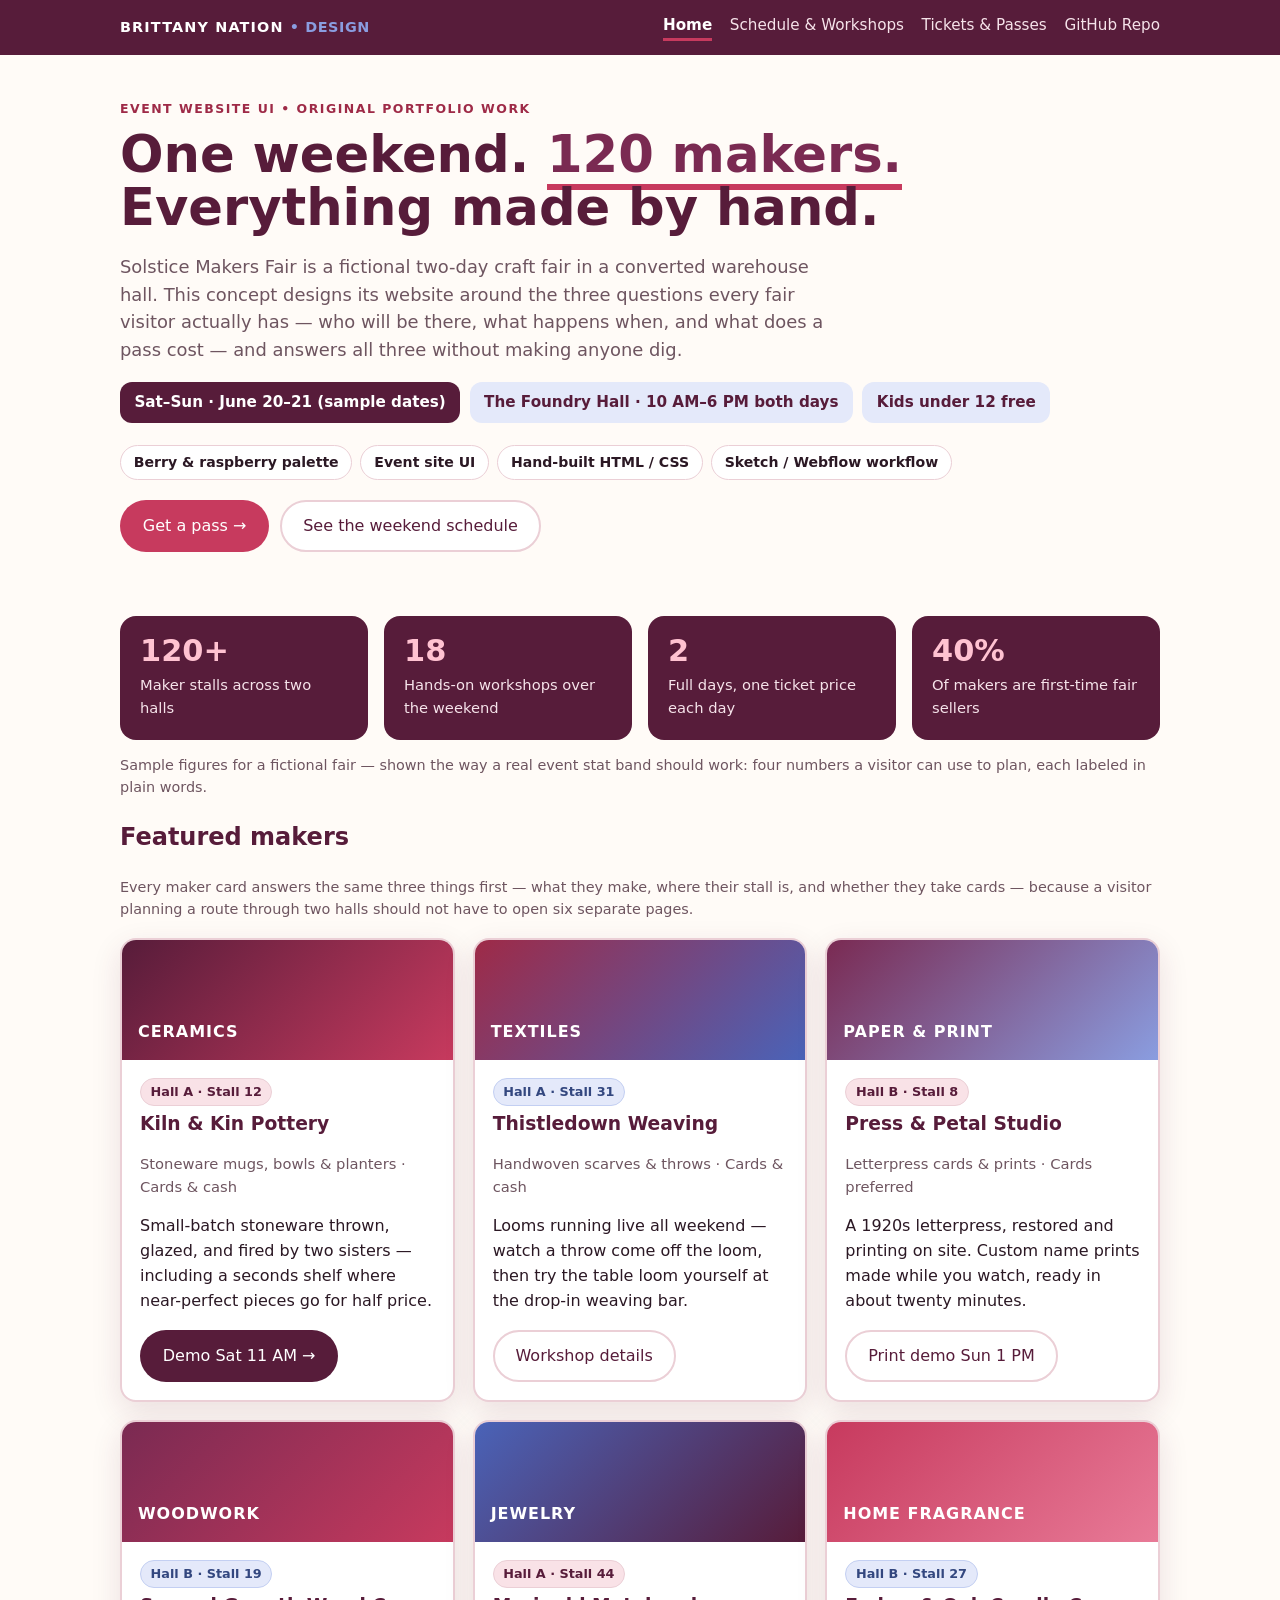
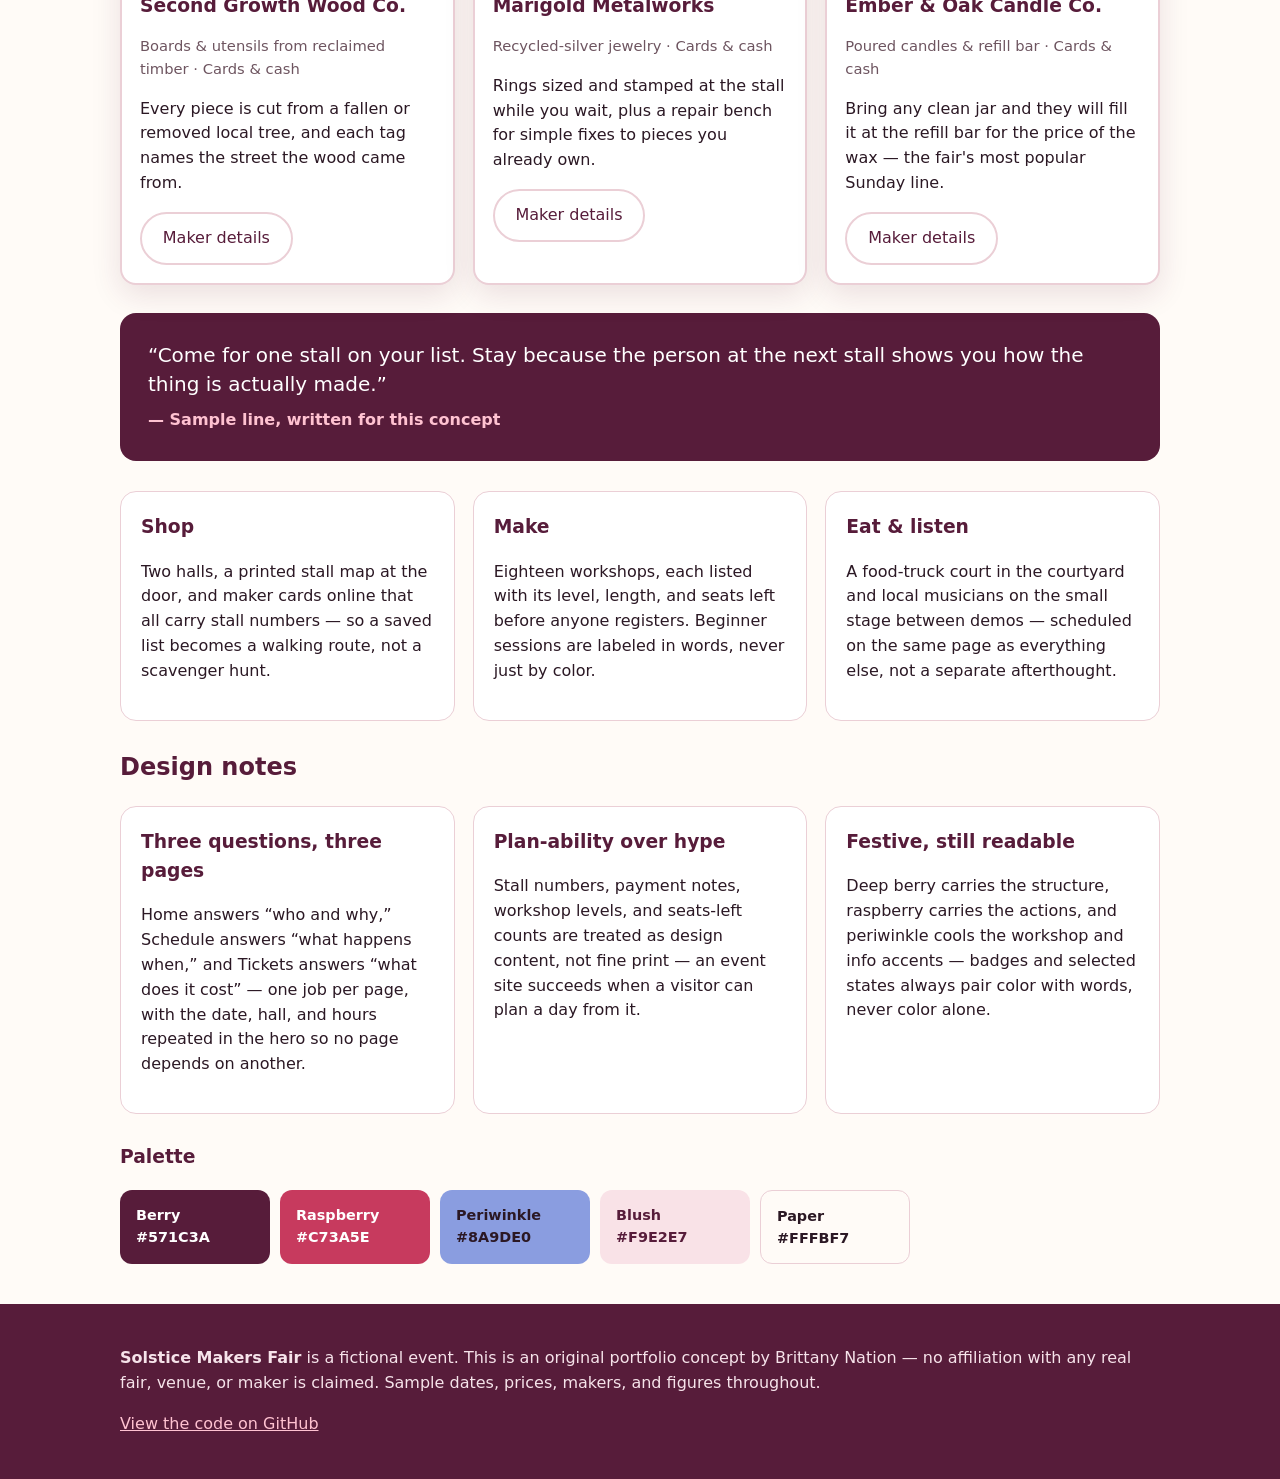
<file: index.html>
<!doctype html>
<html lang="en">
<head>
<meta charset="utf-8">
<meta name="viewport" content="width=device-width, initial-scale=1">
<title>Solstice Makers Fair — Event Website UI Concept | Brittany Nation</title>
<meta name="description" content="Solstice Makers Fair is an original event website UI concept for a fictional weekend makers & craft fair: featured makers, a two-day schedule, workshops, and clear ticket passes — in berry, raspberry, and periwinkle.">
<meta property="og:type" content="website">
<meta property="og:title" content="Solstice Makers Fair — Event Website UI Concept | Brittany Nation">
<meta property="og:description" content="An original event site concept — featured makers, weekend schedule & workshops, and ticket passes in berry, raspberry & periwinkle. Designed by Brittany Nation (Sketch / Webflow workflow, hand-built HTML/CSS).">
<meta property="og:url" content="https://brittanynation.github.io/makers-fair-event-site/">
<meta property="og:image" content="https://brittanynation.github.io/makers-fair-event-site/og-image.png">
<meta property="og:image:width" content="1200">
<meta property="og:image:height" content="627">
<meta name="twitter:card" content="summary_large_image">
<meta name="twitter:title" content="Solstice Makers Fair — Event Website UI Concept | Brittany Nation">
<meta name="twitter:description" content="Event website UI concept for a fictional makers & craft fair. Berry, raspberry & periwinkle. Original portfolio work by Brittany Nation.">
<meta name="twitter:image" content="https://brittanynation.github.io/makers-fair-event-site/og-image.png">
<link rel="stylesheet" href="styles.css">
</head>
<body>
<a class="skip" href="#main">Skip to content</a>
<header class="topbar"><div class="wrap"><div class="brand">BRITTANY NATION <span>• DESIGN</span></div><nav class="nav" aria-label="Project"><a href="index.html" aria-current="page">Home</a><a href="schedule.html">Schedule &amp; Workshops</a><a href="tickets.html">Tickets &amp; Passes</a><a href="https://github.com/BrittanyNation/makers-fair-event-site">GitHub Repo</a></nav></div></header>
<main id="main"><div class="wrap">
  <section class="hero">
    <p class="eyebrow">Event Website UI • Original Portfolio Work</p>
    <h1>One weekend. <em>120 makers.</em> Everything made by hand.</h1>
    <p class="lede">Solstice Makers Fair is a fictional two-day craft fair in a converted warehouse hall. This concept designs its website around the three questions every fair visitor actually has — who will be there, what happens when, and what does a pass cost — and answers all three without making anyone dig.</p>
    <div class="fair-meta"><span>Sat–Sun · June 20–21 (sample dates)</span><span class="alt">The Foundry Hall · 10 AM–6 PM both days</span><span class="alt">Kids under 12 free</span></div>
    <div class="pills"><span class="pill">Berry &amp; raspberry palette</span><span class="pill">Event site UI</span><span class="pill">Hand-built HTML / CSS</span><span class="pill">Sketch / Webflow workflow</span></div>
    <div class="cta-row"><a class="btn btn-rasp" href="tickets.html">Get a pass →</a><a class="btn btn-ghost" href="schedule.html">See the weekend schedule</a></div>
  </section>

  <section aria-label="The fair at a glance">
    <div class="stats">
      <div class="stat"><strong>120+</strong><span>Maker stalls across two halls</span></div>
      <div class="stat"><strong>18</strong><span>Hands-on workshops over the weekend</span></div>
      <div class="stat"><strong>2</strong><span>Full days, one ticket price each day</span></div>
      <div class="stat"><strong>40%</strong><span>Of makers are first-time fair sellers</span></div>
    </div>
    <p class="hint">Sample figures for a fictional fair — shown the way a real event stat band should work: four numbers a visitor can use to plan, each labeled in plain words.</p>
  </section>

  <section aria-label="Featured makers">
    <h2>Featured makers</h2>
    <p class="hint">Every maker card answers the same three things first — what they make, where their stall is, and whether they take cards — because a visitor planning a route through two halls should not have to open six separate pages.</p>
    <div class="grid3">
      <article class="card">
        <div class="card-visual v-ceramics">CERAMICS</div>
        <div class="card-body"><span class="badge">Hall A · Stall 12</span><h3>Kiln &amp; Kin Pottery</h3><p class="meta">Stoneware mugs, bowls &amp; planters · Cards &amp; cash</p><p>Small-batch stoneware thrown, glazed, and fired by two sisters — including a seconds shelf where near-perfect pieces go for half price.</p><a class="btn btn-primary" href="schedule.html">Demo Sat 11 AM →</a></div>
      </article>
      <article class="card">
        <div class="card-visual v-textiles">TEXTILES</div>
        <div class="card-body"><span class="badge badge-peri">Hall A · Stall 31</span><h3>Thistledown Weaving</h3><p class="meta">Handwoven scarves &amp; throws · Cards &amp; cash</p><p>Looms running live all weekend — watch a throw come off the loom, then try the table loom yourself at the drop-in weaving bar.</p><a class="btn btn-ghost" href="schedule.html">Workshop details</a></div>
      </article>
      <article class="card">
        <div class="card-visual v-paper">PAPER &amp; PRINT</div>
        <div class="card-body"><span class="badge">Hall B · Stall 8</span><h3>Press &amp; Petal Studio</h3><p class="meta">Letterpress cards &amp; prints · Cards preferred</p><p>A 1920s letterpress, restored and printing on site. Custom name prints made while you watch, ready in about twenty minutes.</p><a class="btn btn-ghost" href="schedule.html">Print demo Sun 1 PM</a></div>
      </article>
      <article class="card">
        <div class="card-visual v-wood">WOODWORK</div>
        <div class="card-body"><span class="badge badge-peri">Hall B · Stall 19</span><h3>Second Growth Wood Co.</h3><p class="meta">Boards &amp; utensils from reclaimed timber · Cards &amp; cash</p><p>Every piece is cut from a fallen or removed local tree, and each tag names the street the wood came from.</p><a class="btn btn-ghost" href="schedule.html">Maker details</a></div>
      </article>
      <article class="card">
        <div class="card-visual v-jewelry">JEWELRY</div>
        <div class="card-body"><span class="badge">Hall A · Stall 44</span><h3>Marigold Metalworks</h3><p class="meta">Recycled-silver jewelry · Cards &amp; cash</p><p>Rings sized and stamped at the stall while you wait, plus a repair bench for simple fixes to pieces you already own.</p><a class="btn btn-ghost" href="schedule.html">Maker details</a></div>
      </article>
      <article class="card">
        <div class="card-visual v-candles">HOME FRAGRANCE</div>
        <div class="card-body"><span class="badge badge-peri">Hall B · Stall 27</span><h3>Ember &amp; Oak Candle Co.</h3><p class="meta">Poured candles &amp; refill bar · Cards &amp; cash</p><p>Bring any clean jar and they will fill it at the refill bar for the price of the wax — the fair's most popular Sunday line.</p><a class="btn btn-ghost" href="schedule.html">Maker details</a></div>
      </article>
    </div>
  </section>

  <section aria-label="More than shopping">
    <div class="story"><p>“Come for one stall on your list. Stay because the person at the next stall shows you how the thing is actually made.”</p><cite>— Sample line, written for this concept</cite></div>
    <div class="notes">
      <div class="note"><h3>Shop</h3><p>Two halls, a printed stall map at the door, and maker cards online that all carry stall numbers — so a saved list becomes a walking route, not a scavenger hunt.</p></div>
      <div class="note"><h3>Make</h3><p>Eighteen workshops, each listed with its level, length, and seats left before anyone registers. Beginner sessions are labeled in words, never just by color.</p></div>
      <div class="note"><h3>Eat &amp; listen</h3><p>A food-truck court in the courtyard and local musicians on the small stage between demos — scheduled on the same page as everything else, not a separate afterthought.</p></div>
    </div>
  </section>

  <section aria-label="Design notes">
    <h2>Design notes</h2>
    <div class="notes">
      <div class="note"><h3>Three questions, three pages</h3><p>Home answers “who and why,” Schedule answers “what happens when,” and Tickets answers “what does it cost” — one job per page, with the date, hall, and hours repeated in the hero so no page depends on another.</p></div>
      <div class="note"><h3>Plan-ability over hype</h3><p>Stall numbers, payment notes, workshop levels, and seats-left counts are treated as design content, not fine print — an event site succeeds when a visitor can plan a day from it.</p></div>
      <div class="note"><h3>Festive, still readable</h3><p>Deep berry carries the structure, raspberry carries the actions, and periwinkle cools the workshop and info accents — badges and selected states always pair color with words, never color alone.</p></div>
    </div>
    <h3 style="color:var(--berry)">Palette</h3>
    <div class="swatch">
      <span style="background:#571C3A;color:#fff">Berry<br>#571C3A</span>
      <span style="background:#C73A5E;color:#fff">Raspberry<br>#C73A5E</span>
      <span style="background:#8A9DE0;color:#2B1824">Periwinkle<br>#8A9DE0</span>
      <span style="background:#F9E2E7;color:#571C3A">Blush<br>#F9E2E7</span>
      <span style="background:#FFFBF7;border:1px solid #EBCFD6;color:#2B1824">Paper<br>#FFFBF7</span>
    </div>
  </section>
</div></main>
<footer><div class="wrap"><p><strong>Solstice Makers Fair</strong> is a fictional event. This is an original portfolio concept by Brittany Nation — no affiliation with any real fair, venue, or maker is claimed. Sample dates, prices, makers, and figures throughout.</p><p><a href="https://github.com/BrittanyNation/makers-fair-event-site">View the code on GitHub</a></p></div></footer>
<script src="tickets.js"></script>
</body>
</html>
</file>
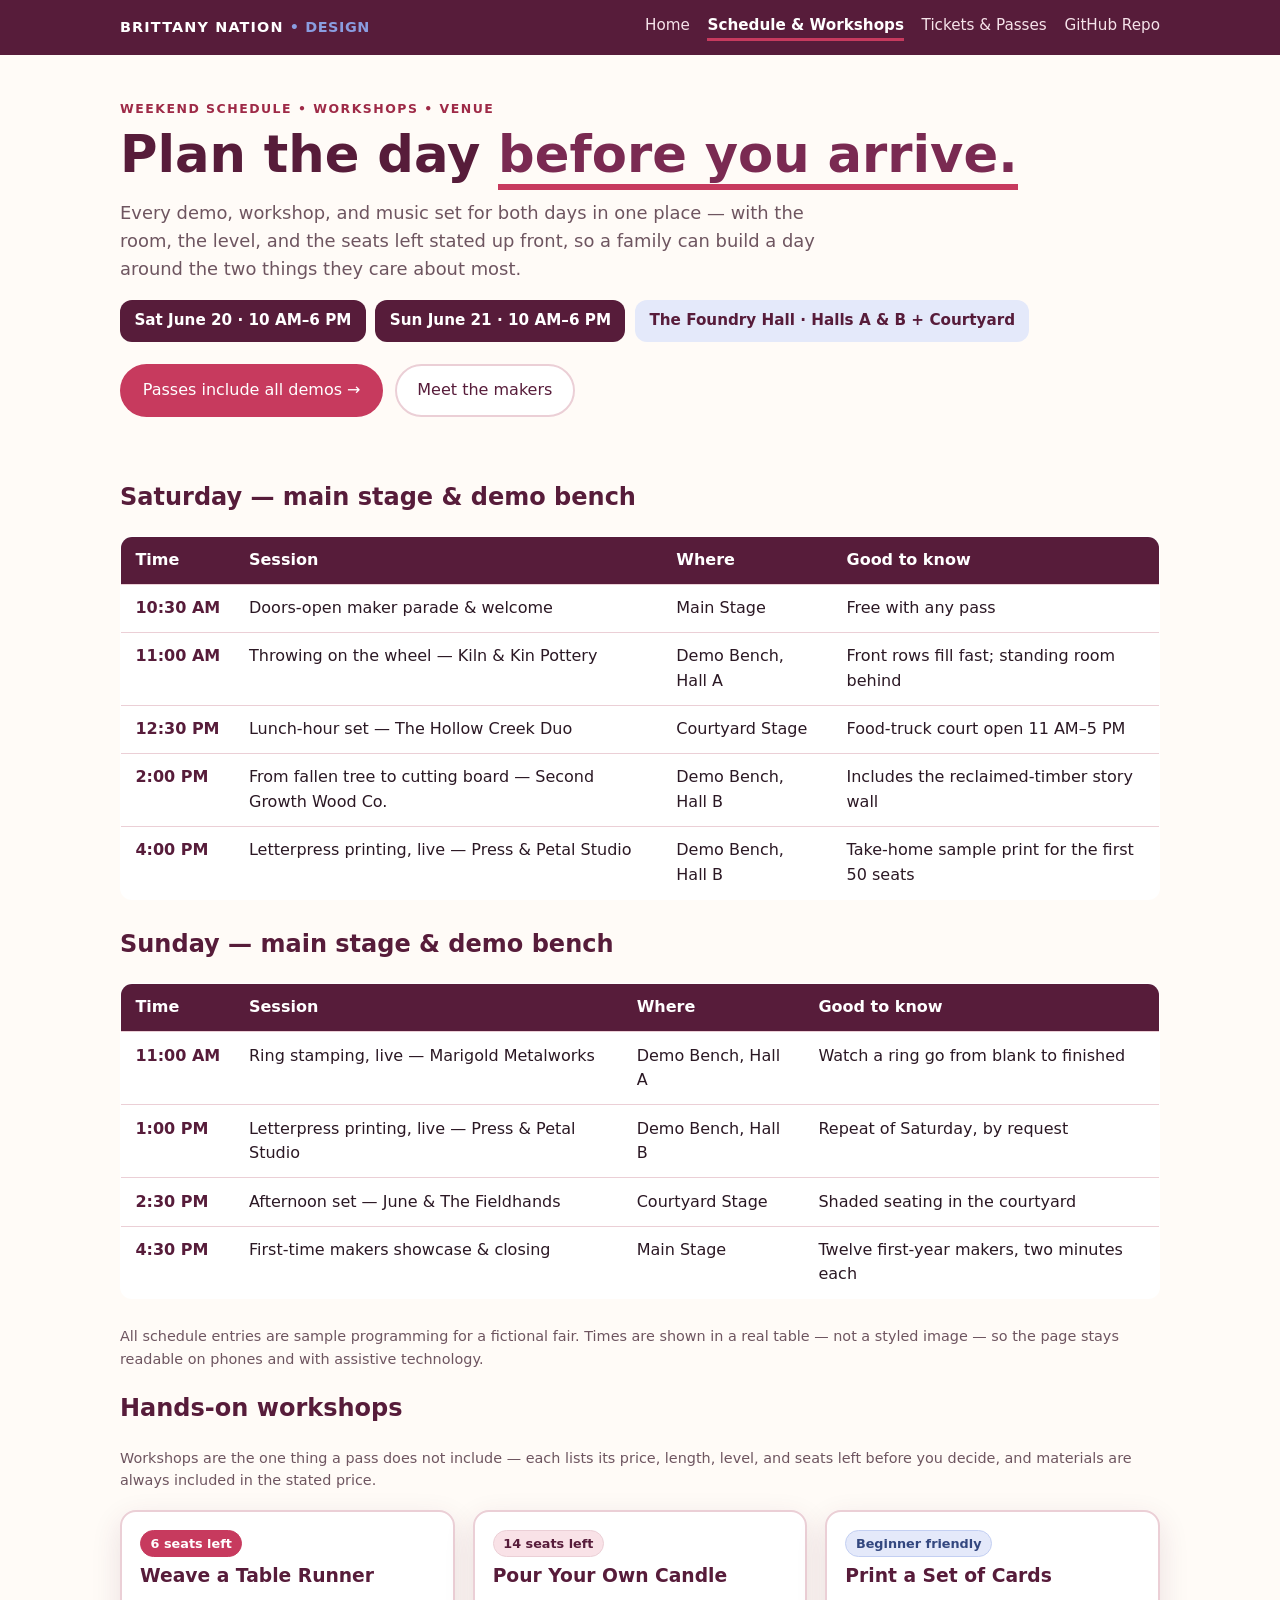
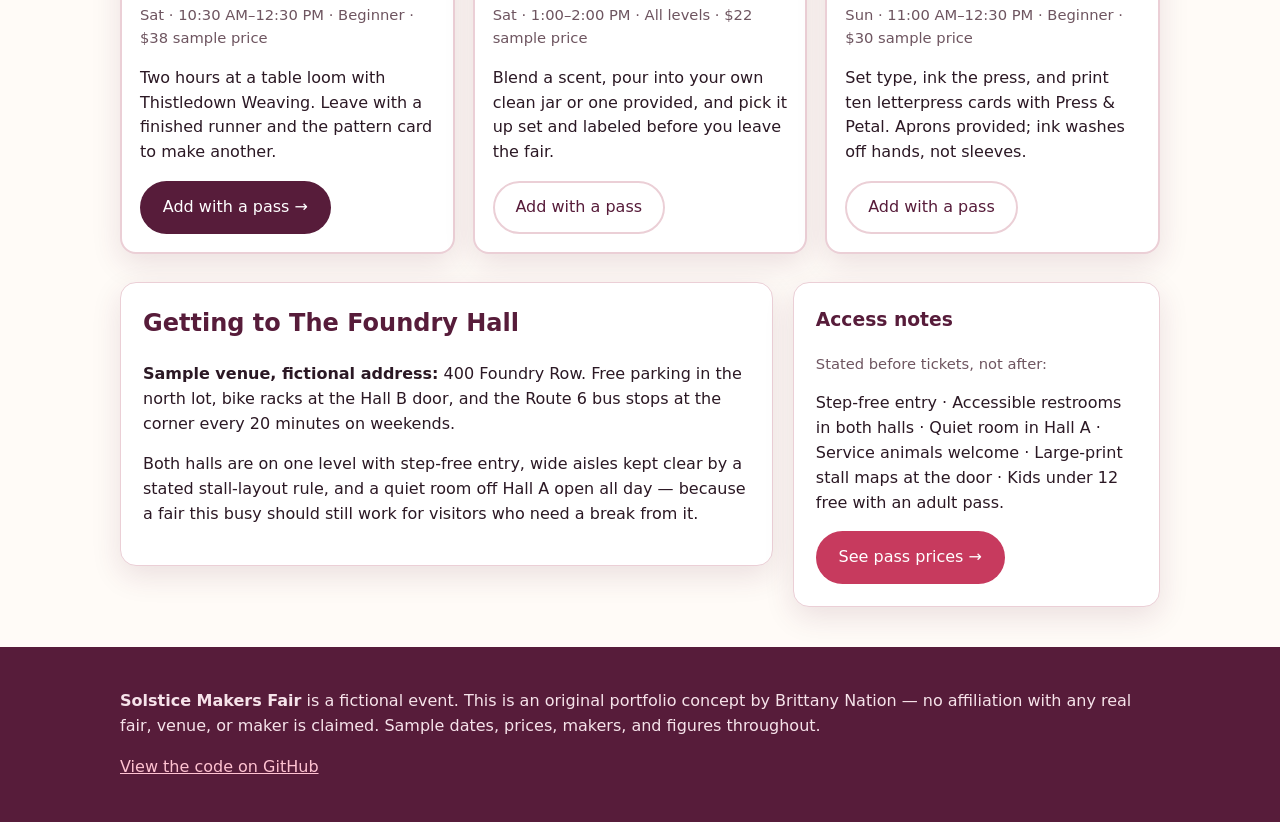
<file: schedule.html>
<!doctype html>
<html lang="en">
<head>
<meta charset="utf-8">
<meta name="viewport" content="width=device-width, initial-scale=1">
<title>Schedule &amp; Workshops — Solstice Makers Fair | Brittany Nation</title>
<meta name="description" content="The Solstice Makers Fair weekend schedule: main-stage demos, hands-on workshops with levels and seats, and venue and accessibility information — part of an original event website UI concept by Brittany Nation.">
<meta property="og:type" content="website">
<meta property="og:title" content="Schedule &amp; Workshops — Solstice Makers Fair | Brittany Nation">
<meta property="og:description" content="Two-day event schedule, workshops, and venue info for a fictional makers fair — berry, raspberry & periwinkle. Original portfolio work by Brittany Nation.">
<meta property="og:url" content="https://brittanynation.github.io/makers-fair-event-site/schedule.html">
<meta property="og:image" content="https://brittanynation.github.io/makers-fair-event-site/og-image.png">
<meta property="og:image:width" content="1200">
<meta property="og:image:height" content="627">
<meta name="twitter:card" content="summary_large_image">
<meta name="twitter:title" content="Schedule &amp; Workshops — Solstice Makers Fair | Brittany Nation">
<meta name="twitter:description" content="Weekend schedule and workshop listings for a fictional makers fair event site concept. Original portfolio work by Brittany Nation.">
<meta name="twitter:image" content="https://brittanynation.github.io/makers-fair-event-site/og-image.png">
<link rel="stylesheet" href="styles.css">
</head>
<body>
<a class="skip" href="#main">Skip to content</a>
<header class="topbar"><div class="wrap"><div class="brand">BRITTANY NATION <span>• DESIGN</span></div><nav class="nav" aria-label="Project"><a href="index.html">Home</a><a href="schedule.html" aria-current="page">Schedule &amp; Workshops</a><a href="tickets.html">Tickets &amp; Passes</a><a href="https://github.com/BrittanyNation/makers-fair-event-site">GitHub Repo</a></nav></div></header>
<main id="main"><div class="wrap">
  <section class="hero">
    <p class="eyebrow">Weekend Schedule • Workshops • Venue</p>
    <h1>Plan the day <em>before you arrive.</em></h1>
    <p class="lede">Every demo, workshop, and music set for both days in one place — with the room, the level, and the seats left stated up front, so a family can build a day around the two things they care about most.</p>
    <div class="fair-meta"><span>Sat June 20 · 10 AM–6 PM</span><span>Sun June 21 · 10 AM–6 PM</span><span class="alt">The Foundry Hall · Halls A &amp; B + Courtyard</span></div>
    <div class="cta-row"><a class="btn btn-rasp" href="tickets.html">Passes include all demos →</a><a class="btn btn-ghost" href="index.html">Meet the makers</a></div>
  </section>

  <section aria-label="Saturday schedule">
    <h2>Saturday — main stage &amp; demo bench</h2>
    <div class="table-scroll"><table>
      <thead><tr><th scope="col">Time</th><th scope="col">Session</th><th scope="col">Where</th><th scope="col">Good to know</th></tr></thead>
      <tbody>
        <tr><td>10:30 AM</td><td>Doors-open maker parade &amp; welcome</td><td>Main Stage</td><td>Free with any pass</td></tr>
        <tr><td>11:00 AM</td><td>Throwing on the wheel — Kiln &amp; Kin Pottery</td><td>Demo Bench, Hall A</td><td>Front rows fill fast; standing room behind</td></tr>
        <tr><td>12:30 PM</td><td>Lunch-hour set — The Hollow Creek Duo</td><td>Courtyard Stage</td><td>Food-truck court open 11 AM–5 PM</td></tr>
        <tr><td>2:00 PM</td><td>From fallen tree to cutting board — Second Growth Wood Co.</td><td>Demo Bench, Hall B</td><td>Includes the reclaimed-timber story wall</td></tr>
        <tr><td>4:00 PM</td><td>Letterpress printing, live — Press &amp; Petal Studio</td><td>Demo Bench, Hall B</td><td>Take-home sample print for the first 50 seats</td></tr>
      </tbody>
    </table></div>
  </section>

  <section aria-label="Sunday schedule">
    <h2>Sunday — main stage &amp; demo bench</h2>
    <div class="table-scroll"><table>
      <thead><tr><th scope="col">Time</th><th scope="col">Session</th><th scope="col">Where</th><th scope="col">Good to know</th></tr></thead>
      <tbody>
        <tr><td>11:00 AM</td><td>Ring stamping, live — Marigold Metalworks</td><td>Demo Bench, Hall A</td><td>Watch a ring go from blank to finished</td></tr>
        <tr><td>1:00 PM</td><td>Letterpress printing, live — Press &amp; Petal Studio</td><td>Demo Bench, Hall B</td><td>Repeat of Saturday, by request</td></tr>
        <tr><td>2:30 PM</td><td>Afternoon set — June &amp; The Fieldhands</td><td>Courtyard Stage</td><td>Shaded seating in the courtyard</td></tr>
        <tr><td>4:30 PM</td><td>First-time makers showcase &amp; closing</td><td>Main Stage</td><td>Twelve first-year makers, two minutes each</td></tr>
      </tbody>
    </table></div>
    <p class="hint">All schedule entries are sample programming for a fictional fair. Times are shown in a real table — not a styled image — so the page stays readable on phones and with assistive technology.</p>
  </section>

  <section aria-label="Workshops">
    <h2>Hands-on workshops</h2>
    <p class="hint">Workshops are the one thing a pass does not include — each lists its price, length, level, and seats left before you decide, and materials are always included in the stated price.</p>
    <div class="grid3">
      <article class="card"><div class="card-body"><span class="badge badge-pop">6 seats left</span><h3>Weave a Table Runner</h3><p class="meta">Sat · 10:30 AM–12:30 PM · Beginner · $38 sample price</p><p>Two hours at a table loom with Thistledown Weaving. Leave with a finished runner and the pattern card to make another.</p><a class="btn btn-primary" href="tickets.html" data-workshop-link="w1">Add with a pass →</a></div></article>
      <article class="card"><div class="card-body"><span class="badge">14 seats left</span><h3>Pour Your Own Candle</h3><p class="meta">Sat · 1:00–2:00 PM · All levels · $22 sample price</p><p>Blend a scent, pour into your own clean jar or one provided, and pick it up set and labeled before you leave the fair.</p><a class="btn btn-ghost" href="tickets.html" data-workshop-link="w2">Add with a pass</a></div></article>
      <article class="card"><div class="card-body"><span class="badge badge-peri">Beginner friendly</span><h3>Print a Set of Cards</h3><p class="meta">Sun · 11:00 AM–12:30 PM · Beginner · $30 sample price</p><p>Set type, ink the press, and print ten letterpress cards with Press &amp; Petal. Aprons provided; ink washes off hands, not sleeves.</p><a class="btn btn-ghost" href="tickets.html" data-workshop-link="w3">Add with a pass</a></div></article>
    </div>
  </section>

  <section aria-label="Venue and access">
    <div class="layout">
      <div class="panel">
        <h2>Getting to The Foundry Hall</h2>
        <p><strong>Sample venue, fictional address:</strong> 400 Foundry Row. Free parking in the north lot, bike racks at the Hall B door, and the Route 6 bus stops at the corner every 20 minutes on weekends.</p>
        <p>Both halls are on one level with step-free entry, wide aisles kept clear by a stated stall-layout rule, and a quiet room off Hall A open all day — because a fair this busy should still work for visitors who need a break from it.</p>
      </div>
      <aside class="panel">
        <h3>Access notes</h3>
        <p class="meta">Stated before tickets, not after:</p>
        <p>Step-free entry · Accessible restrooms in both halls · Quiet room in Hall A · Service animals welcome · Large-print stall maps at the door · Kids under 12 free with an adult pass.</p>
        <a class="btn btn-rasp" href="tickets.html">See pass prices →</a>
      </aside>
    </div>
  </section>
</div></main>
<footer><div class="wrap"><p><strong>Solstice Makers Fair</strong> is a fictional event. This is an original portfolio concept by Brittany Nation — no affiliation with any real fair, venue, or maker is claimed. Sample dates, prices, makers, and figures throughout.</p><p><a href="https://github.com/BrittanyNation/makers-fair-event-site">View the code on GitHub</a></p></div></footer>
<script src="tickets.js"></script>
</body>
</html>
</file>
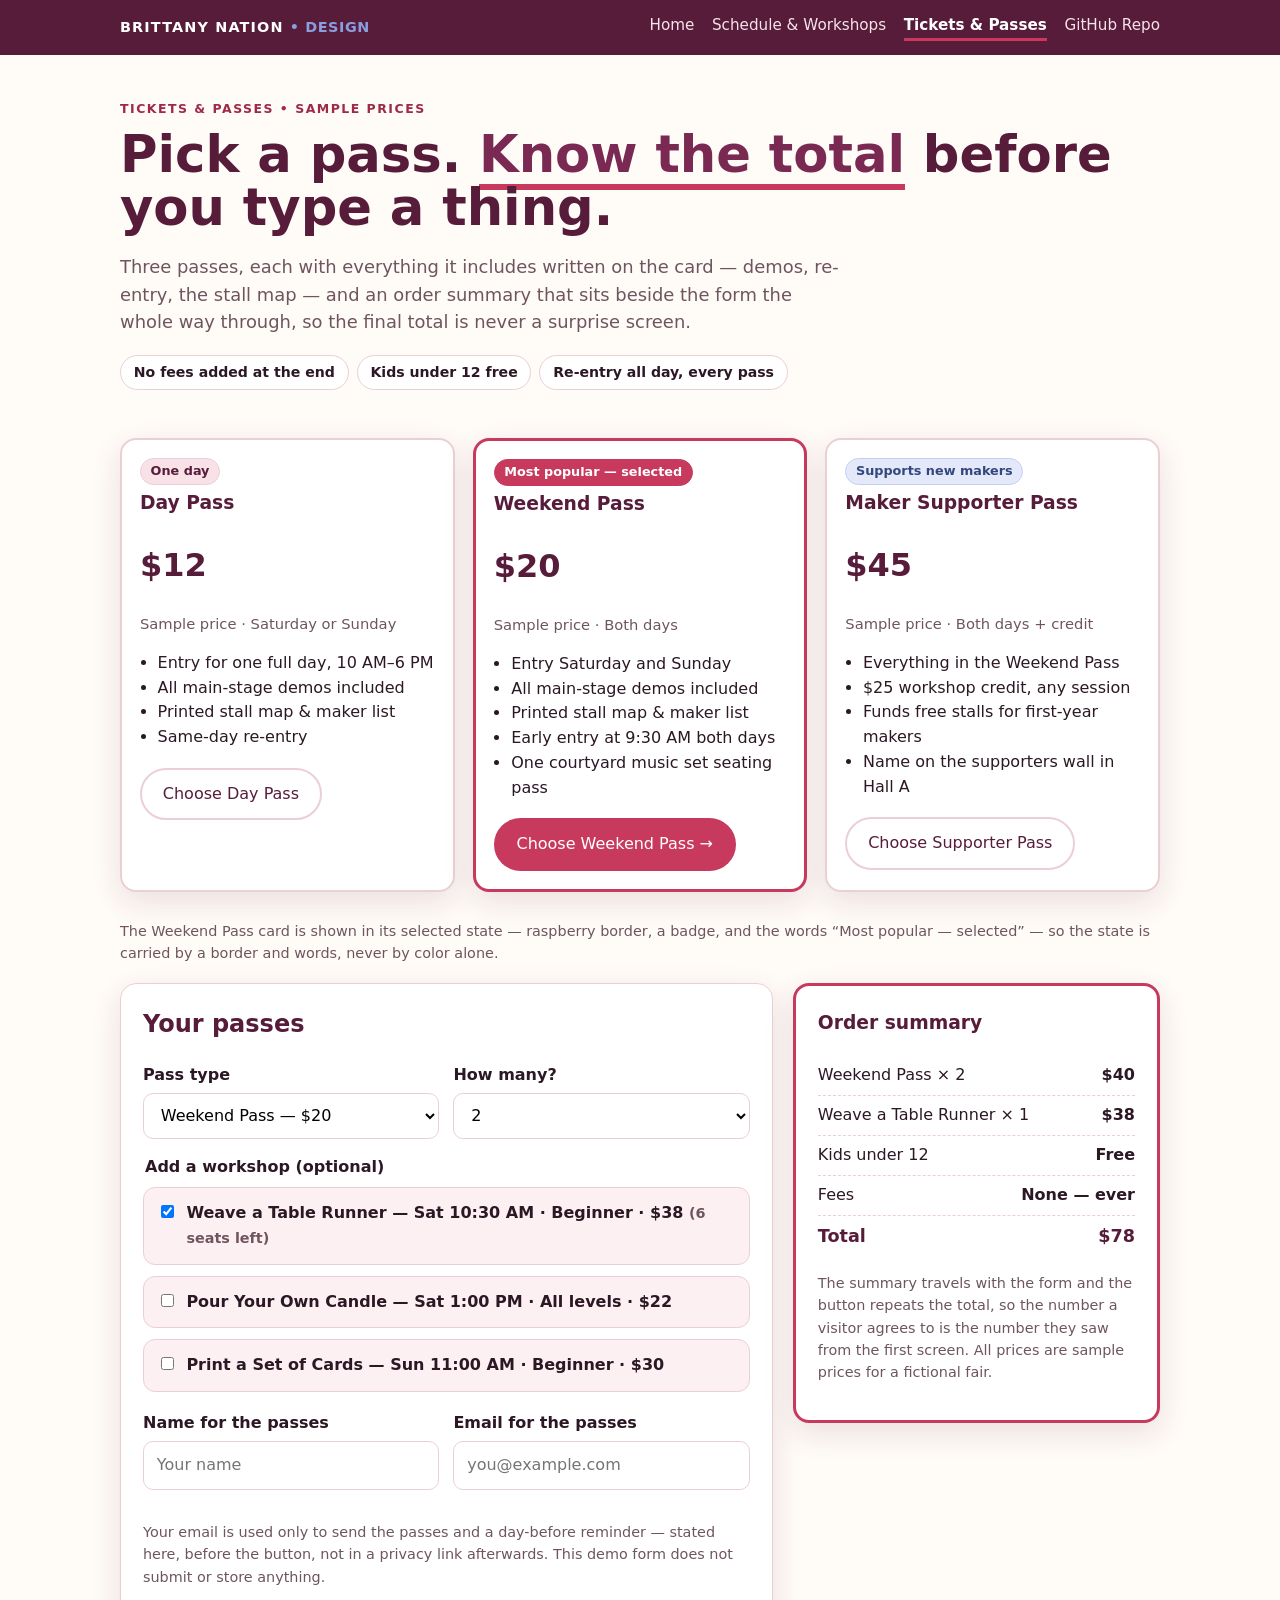
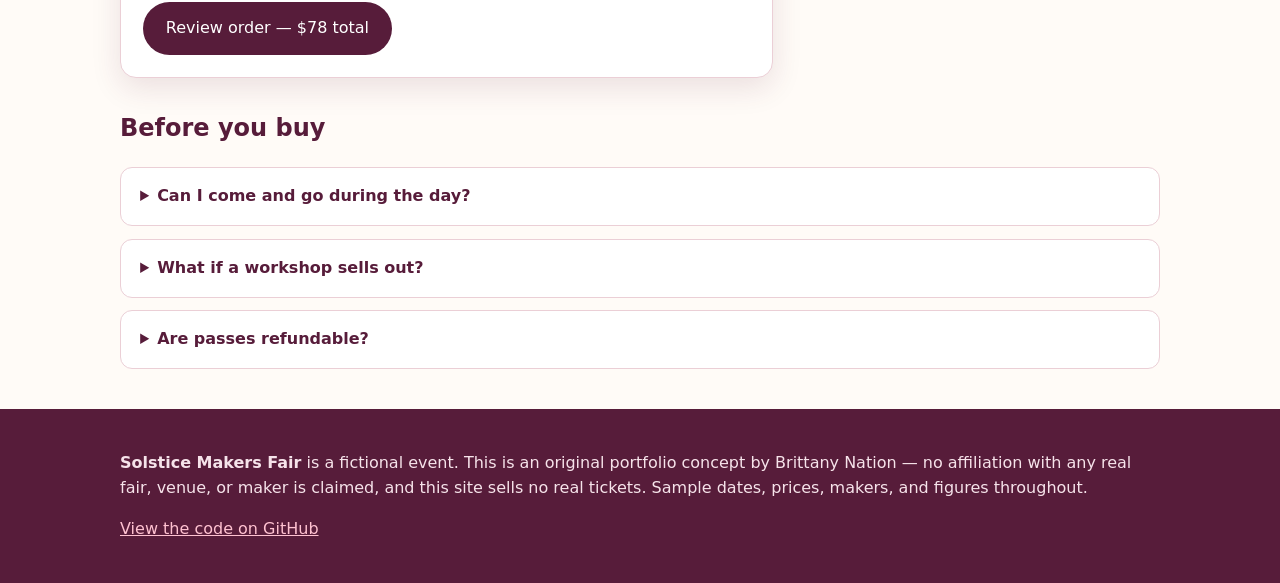
<file: tickets.html>
<!doctype html>
<html lang="en">
<head>
<meta charset="utf-8">
<meta name="viewport" content="width=device-width, initial-scale=1">
<title>Tickets &amp; Passes — Solstice Makers Fair | Brittany Nation</title>
<meta name="description" content="Ticket passes for the Solstice Makers Fair concept: day, weekend, and supporter passes with everything included stated up front, a ticket selection form UI, and a travelling order summary — part of an original event website UI concept by Brittany Nation.">
<meta property="og:type" content="website">
<meta property="og:title" content="Tickets &amp; Passes — Solstice Makers Fair | Brittany Nation">
<meta property="og:description" content="Event pass tiers and a ticket form UI with an order summary that never surprises — berry, raspberry & periwinkle. Original portfolio work by Brittany Nation.">
<meta property="og:url" content="https://brittanynation.github.io/makers-fair-event-site/tickets.html">
<meta property="og:image" content="https://brittanynation.github.io/makers-fair-event-site/og-image.png">
<meta property="og:image:width" content="1200">
<meta property="og:image:height" content="627">
<meta name="twitter:card" content="summary_large_image">
<meta name="twitter:title" content="Tickets &amp; Passes — Solstice Makers Fair | Brittany Nation">
<meta name="twitter:description" content="Pass tiers and ticket form UI for a fictional makers fair event site concept. Original portfolio work by Brittany Nation.">
<meta name="twitter:image" content="https://brittanynation.github.io/makers-fair-event-site/og-image.png">
<link rel="stylesheet" href="styles.css">
</head>
<body>
<a class="skip" href="#main">Skip to content</a>
<header class="topbar"><div class="wrap"><div class="brand">BRITTANY NATION <span>• DESIGN</span></div><nav class="nav" aria-label="Project"><a href="index.html">Home</a><a href="schedule.html">Schedule &amp; Workshops</a><a href="tickets.html" aria-current="page">Tickets &amp; Passes</a><a href="https://github.com/BrittanyNation/makers-fair-event-site">GitHub Repo</a></nav></div></header>
<main id="main"><div class="wrap">
  <section class="hero">
    <p class="eyebrow">Tickets &amp; Passes • Sample Prices</p>
    <h1>Pick a pass. <em>Know the total</em> before you type a thing.</h1>
    <p class="lede">Three passes, each with everything it includes written on the card — demos, re-entry, the stall map — and an order summary that sits beside the form the whole way through, so the final total is never a surprise screen.</p>
    <div class="pills"><span class="pill">No fees added at the end</span><span class="pill">Kids under 12 free</span><span class="pill">Re-entry all day, every pass</span></div>
  </section>

  <section aria-label="Pass tiers">
    <div class="grid3">
      <article class="card tier"><div class="card-body"><span class="badge">One day</span><h3>Day Pass</h3><p class="price">$12</p><p class="meta">Sample price · Saturday or Sunday</p><ul><li>Entry for one full day, 10 AM–6 PM</li><li>All main-stage demos included</li><li>Printed stall map &amp; maker list</li><li>Same-day re-entry</li></ul><a class="btn btn-ghost" href="#order" data-pass-link="day-sat">Choose Day Pass</a></div></article>
      <article class="card tier" style="border:3px solid var(--raspberry)"><div class="card-body"><span class="badge badge-pop">Most popular — selected</span><h3>Weekend Pass</h3><p class="price">$20</p><p class="meta">Sample price · Both days</p><ul><li>Entry Saturday and Sunday</li><li>All main-stage demos included</li><li>Printed stall map &amp; maker list</li><li>Early entry at 9:30 AM both days</li><li>One courtyard music set seating pass</li></ul><a class="btn btn-rasp" href="#order" data-pass-link="weekend">Choose Weekend Pass →</a></div></article>
      <article class="card tier"><div class="card-body"><span class="badge badge-peri">Supports new makers</span><h3>Maker Supporter Pass</h3><p class="price">$45</p><p class="meta">Sample price · Both days + credit</p><ul><li>Everything in the Weekend Pass</li><li>$25 workshop credit, any session</li><li>Funds free stalls for first-year makers</li><li>Name on the supporters wall in Hall A</li></ul><a class="btn btn-ghost" href="#order" data-pass-link="supporter">Choose Supporter Pass</a></div></article>
    </div>
    <p class="hint">The Weekend Pass card is shown in its selected state — raspberry border, a badge, and the words “Most popular — selected” — so the state is carried by a border and words, never by color alone.</p>
  </section>

  <section id="order" aria-label="Ticket order form">
    <div class="layout" id="order-layout">
      <form class="panel" id="ticket-form" aria-label="Ticket selection (demo form)" novalidate>
        <h2>Your passes</h2>
        <div class="row2">
          <div class="field"><label for="pass">Pass type</label><select id="pass" name="pass"><option value="weekend">Weekend Pass — $20</option><option value="day-sat">Day Pass — Saturday — $12</option><option value="day-sun">Day Pass — Sunday — $12</option><option value="supporter">Maker Supporter Pass — $45</option></select></div>
          <div class="field"><label for="qty">How many?</label><select id="qty" name="qty"><option>1</option><option selected>2</option><option>3</option><option>4</option></select></div>
        </div>
        <fieldset style="border:none;padding:0;margin:0 0 8px">
          <legend style="font-weight:700;margin-bottom:.5rem">Add a workshop (optional)</legend>
          <div class="check"><input type="checkbox" id="w1" checked><label for="w1">Weave a Table Runner — Sat 10:30 AM · Beginner · $38 <span class="hint">(6 seats left)</span></label></div>
          <div class="check"><input type="checkbox" id="w2"><label for="w2">Pour Your Own Candle — Sat 1:00 PM · All levels · $22</label></div>
          <div class="check"><input type="checkbox" id="w3"><label for="w3">Print a Set of Cards — Sun 11:00 AM · Beginner · $30</label></div>
        </fieldset>
        <div class="row2">
          <div class="field"><label for="name">Name for the passes</label><input id="name" name="name" type="text" autocomplete="name" placeholder="Your name"><p class="error" id="err-name">Please enter the name for the passes.</p></div>
          <div class="field"><label for="email">Email for the passes</label><input id="email" name="email" type="email" autocomplete="email" placeholder="you@example.com"><p class="error" id="err-email">Please enter a valid email address.</p></div>
        </div>
        <p class="hint">Your email is used only to send the passes and a day-before reminder — stated here, before the button, not in a privacy link afterwards. This demo form does not submit or store anything.</p>
        <button class="btn btn-primary" type="submit" id="review-btn">Review order — $78 total</button>
      </form>
      <aside class="panel selected" aria-label="Order summary">
        <h3>Order summary</h3>
        <div id="summary-lines"></div>
        <p class="hint">The summary travels with the form and the button repeats the total, so the number a visitor agrees to is the number they saw from the first screen. All prices are sample prices for a fictional fair.</p>
      </aside>
    </div>
    <section id="ticket-confirmation" class="confirmation" aria-label="Order confirmation" hidden>
      <h2 style="margin-top:0">Your sample passes are reserved.</h2>
      <p>Order reference: <strong id="conf-ref"></strong></p>
      <p id="conf-detail"></p>
      <p>Your passes and a day-before reminder would be emailed to <strong id="conf-email"></strong>.</p>
      <p class="hint">This is a portfolio demo — no real order was placed, no payment was taken, and no email will be sent.</p>
      <p><a class="btn btn-primary" href="tickets.html">Start a new order →</a></p>
    </section>
  </section>

  <section aria-label="Ticket questions">
    <h2>Before you buy</h2>
    <details><summary>Can I come and go during the day?</summary><p>Yes — every pass includes same-day re-entry. You will get a hand stamp at the door; the stamp, not a receipt, is what gets you back in.</p></details>
    <details><summary>What if a workshop sells out?</summary><p>The workshop cards on the Schedule page show seats left and are updated with the listing, so a sold-out session reads “Sold out” on the card itself instead of failing at checkout.</p></details>
    <details><summary>Are passes refundable?</summary><p>In this concept, passes are refundable up to seven days before the fair and transferable any time — the terms sit on this page, in plain words, before the order form.</p></details>
  </section>
</div></main>
<footer><div class="wrap"><p><strong>Solstice Makers Fair</strong> is a fictional event. This is an original portfolio concept by Brittany Nation — no affiliation with any real fair, venue, or maker is claimed, and this site sells no real tickets. Sample dates, prices, makers, and figures throughout.</p><p><a href="https://github.com/BrittanyNation/makers-fair-event-site">View the code on GitHub</a></p></div></footer>
<script src="tickets.js"></script>
</body>
</html>
</file>
<file: styles.css>
:root{
  --berry:#571C3A; --berry2:#7A2A52; --raspberry:#C73A5E; --raspberry-dark:#9E2A47;
  --blush:#F9E2E7; --blush-light:#FDF0F3; --periwinkle:#8A9DE0; --periwinkle-dark:#4A63B8; --peri-light:#E4E9FA;
  --paper:#FFFBF7; --white:#fff; --ink:#2B1824; --muted:#6E5560;
  --line:#EBCFD6; --radius:16px; --shadow:0 10px 30px rgba(87,28,58,.12);
}
*{box-sizing:border-box}
body{margin:0;font-family:system-ui,-apple-system,Segoe UI,Roboto,Helvetica,Arial,sans-serif;background:var(--paper);color:var(--ink);line-height:1.55}
a{color:var(--berry2)}
.skip{position:absolute;left:-999px;top:0;background:var(--berry);color:#fff;padding:.6rem 1rem;z-index:10}
.skip:focus{left:1rem;top:1rem}
.wrap{max-width:1080px;margin:0 auto;padding:0 20px}
.topbar{background:var(--berry);color:#fff}
.topbar .wrap{display:flex;justify-content:space-between;align-items:center;padding:14px 20px;gap:1rem;flex-wrap:wrap}
.brand{font-weight:800;letter-spacing:.08em;font-size:.9rem}
.brand span{color:var(--periwinkle);font-weight:600;letter-spacing:.04em}
.nav{display:flex;gap:1.1rem;flex-wrap:wrap}
.nav a{color:#F6E3EA;text-decoration:none;font-size:.95rem}
.nav a[aria-current]{color:#fff;font-weight:700;border-bottom:3px solid var(--raspberry)}
.hero{padding:44px 0 10px}
.eyebrow{color:var(--raspberry-dark);font-weight:800;letter-spacing:.12em;text-transform:uppercase;font-size:.78rem;margin:0 0 .6rem}
h1{font-size:clamp(2rem,5vw,3.2rem);line-height:1.05;margin:.2rem 0 1rem;color:var(--berry)}
h1 em{color:var(--berry2);font-style:normal;border-bottom:6px solid var(--raspberry)}
h2{color:var(--berry)}
.lede{font-size:1.12rem;color:var(--muted);max-width:720px}
.pills{display:flex;gap:.5rem;flex-wrap:wrap;margin:1.2rem 0}
.pill{background:#fff;border:1px solid var(--line);border-radius:999px;padding:.35rem .8rem;font-size:.88rem;font-weight:600}
.btn{display:inline-block;text-decoration:none;border-radius:999px;padding:.75rem 1.3rem;font-weight:800;border:2px solid transparent;cursor:pointer;font:inherit;font-size:1rem}
.btn-primary{background:var(--berry);color:#fff}
.btn-primary:hover{background:var(--berry2)}
.btn-rasp{background:var(--raspberry);color:#fff}
.btn-rasp:hover{background:var(--raspberry-dark)}
.btn-ghost{background:#fff;color:var(--berry);border-color:var(--line)}
.cta-row{display:flex;gap:.7rem;flex-wrap:wrap;margin:1rem 0 2rem}
.fair-meta{display:flex;gap:.6rem;flex-wrap:wrap;margin:0 0 1.4rem}
.fair-meta span{background:var(--berry);color:#fff;border-radius:12px;padding:.55rem .9rem;font-weight:700;font-size:.95rem}
.fair-meta span.alt{background:var(--peri-light);color:var(--berry)}
.stats{display:grid;grid-template-columns:repeat(4,1fr);gap:16px;margin:22px 0 8px}
@media(max-width:860px){.stats{grid-template-columns:repeat(2,1fr)}}
@media(max-width:480px){.stats{grid-template-columns:1fr}}
.stat{background:var(--berry);color:#fff;border-radius:var(--radius);padding:20px}
.stat strong{display:block;font-size:1.9rem;line-height:1;color:#FFC2D1}
.stat span{display:block;margin-top:.45rem;font-size:.92rem;color:#F6E3EA}
.grid3{display:grid;grid-template-columns:repeat(3,1fr);gap:18px;margin:18px 0 28px}
@media(max-width:860px){.grid3{grid-template-columns:1fr}}
.card{background:#fff;border:2px solid var(--line);border-radius:var(--radius);overflow:hidden;box-shadow:var(--shadow)}
.card-visual{height:120px;display:flex;align-items:flex-end;padding:16px;color:#fff;font-weight:800;letter-spacing:.06em}
.v-ceramics{background:linear-gradient(135deg,var(--berry),var(--raspberry))}
.v-textiles{background:linear-gradient(135deg,var(--raspberry-dark),var(--periwinkle-dark))}
.v-paper{background:linear-gradient(135deg,var(--berry2),var(--periwinkle))}
.v-wood{background:linear-gradient(135deg,#7A2A52,#C73A5E)}
.v-jewelry{background:linear-gradient(135deg,var(--periwinkle-dark),var(--berry))}
.v-candles{background:linear-gradient(135deg,var(--raspberry),#E87A97)}
.card-body{padding:18px}
.card-body h3{margin:.2rem 0 .4rem;color:var(--berry)}
.meta{color:var(--muted);font-size:.92rem}
.badge{display:inline-block;background:var(--blush);color:var(--berry);border:1px solid var(--line);border-radius:999px;padding:.18rem .6rem;font-size:.8rem;font-weight:800}
.badge-peri{background:var(--peri-light);color:#33477F;border-color:#C3CFF2}
.badge-pop{background:var(--raspberry);color:#fff;border-color:var(--raspberry)}
.layout{display:grid;grid-template-columns:1.6fr .9fr;gap:20px;align-items:start;margin:18px 0 32px}
@media(max-width:860px){.layout{grid-template-columns:1fr}}
.panel{background:#fff;border:1px solid var(--line);border-radius:var(--radius);padding:22px;box-shadow:var(--shadow)}
.panel h2,.panel h3{color:var(--berry);margin-top:0}
.panel.selected{border:3px solid var(--raspberry)}
.field{margin:0 0 16px}
label{font-weight:700;display:block;margin-bottom:.35rem}
input,select,textarea{width:100%;padding:.7rem .8rem;border:1.5px solid var(--line);border-radius:10px;font:inherit;background:#fff}
input:focus,select:focus,textarea:focus{outline:3px solid rgba(199,58,94,.35);border-color:var(--raspberry)}
.hint{color:var(--muted);font-size:.9rem}
.row2{display:grid;grid-template-columns:1fr 1fr;gap:14px}
@media(max-width:560px){.row2{grid-template-columns:1fr}}
.check{display:flex;gap:.6rem;align-items:flex-start;background:var(--blush-light);border:1px solid var(--line);border-radius:12px;padding:.8rem;margin:0 0 .7rem}
.check input{width:auto;margin-top:.25rem}
.check label{font-weight:600;margin:0}
.notes{display:grid;grid-template-columns:repeat(3,1fr);gap:18px;margin:18px 0 28px}
@media(max-width:860px){.notes{grid-template-columns:1fr}}
.note{background:#fff;border:1px solid var(--line);border-radius:var(--radius);padding:20px}
.note h3{color:var(--berry);margin-top:0}
.story{background:var(--berry);color:#fff;border-radius:var(--radius);padding:28px;margin:10px 0 30px}
.story p{font-size:1.25rem;line-height:1.45;margin:0 0 .6rem}
.story cite{color:#FFC2D1;font-style:normal;font-weight:600}
.swatch{display:flex;flex-wrap:wrap;gap:10px;margin:12px 0 30px}
.swatch span{border-radius:12px;padding:14px 16px;font-weight:700;font-size:.9rem;min-width:150px}
table{width:100%;border-collapse:collapse;background:#fff;border:1px solid var(--line);border-radius:12px;overflow:hidden}
th{background:var(--berry);color:#fff;text-align:left;padding:.7rem .9rem}
td{padding:.7rem .9rem;border-top:1px solid var(--line);vertical-align:top}
tr td:first-child{font-weight:700;white-space:nowrap;color:var(--berry)}
.table-scroll{overflow-x:auto;margin:14px 0 26px}
.tier{position:relative}
.tier .price{font-size:2rem;font-weight:800;color:var(--berry);line-height:1}
.tier ul{padding-left:1.1rem;margin:.8rem 0 1.1rem}
.summary-line{display:flex;justify-content:space-between;gap:1rem;padding:.45rem 0;border-bottom:1px dashed var(--line)}
.summary-line.total{border-bottom:none;font-weight:800;font-size:1.1rem;color:var(--berry)}
details{background:#fff;border:1px solid var(--line);border-radius:12px;padding:1rem 1.2rem;margin:0 0 .8rem}
summary{font-weight:800;color:var(--berry);cursor:pointer}
footer{background:var(--berry);color:#F6E3EA;margin-top:40px}
footer .wrap{padding:26px 20px}
footer a{color:#FFC2D1}

/* --- Working-tickets additions (palette colors only) --- */
.error{display:none;color:var(--raspberry);font-size:.9rem;margin:.3rem 0 0}
.error.show{display:block}
input.invalid{border-color:var(--raspberry);outline:2px solid var(--raspberry)}
.confirmation{background:var(--white);border:2px solid var(--raspberry);border-radius:14px;padding:1.75rem;margin:1.5rem 0}
</file>
